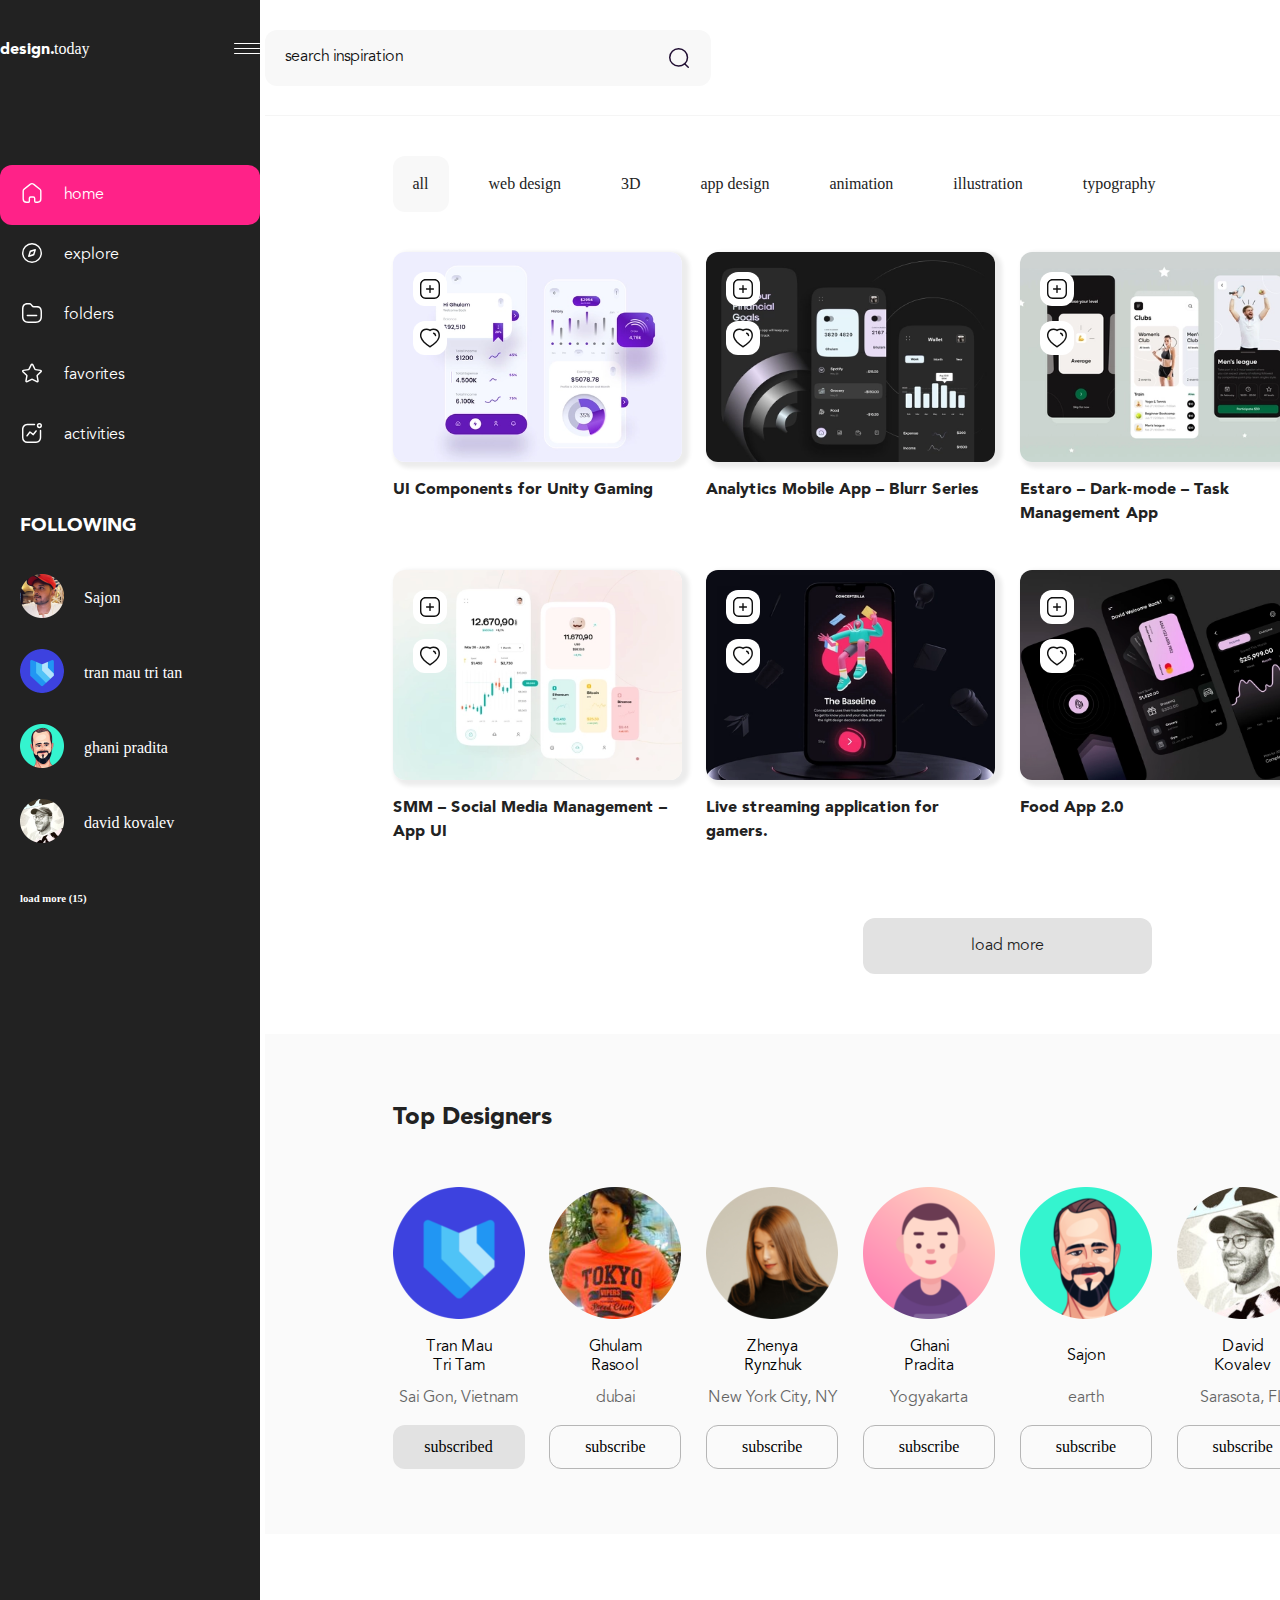
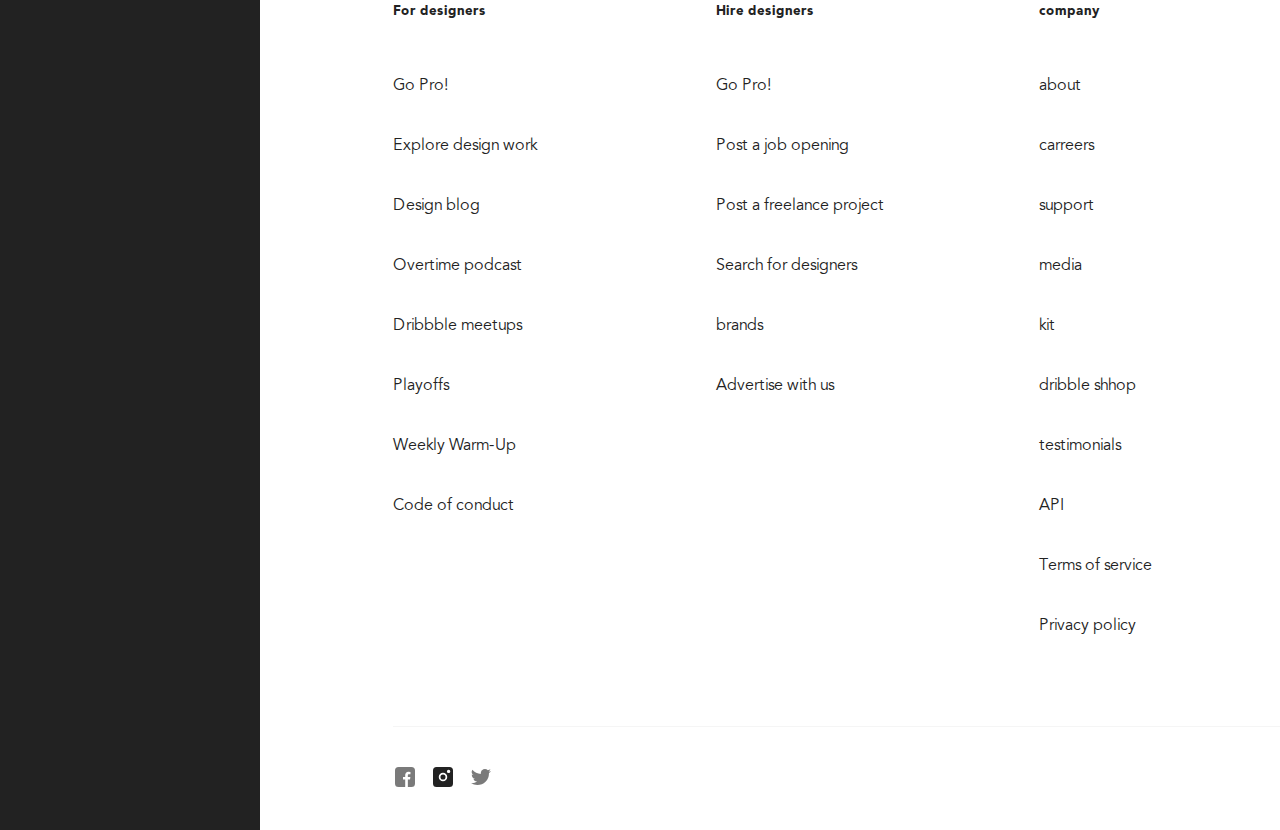
<file: index.html>
<!DOCTYPE html>
<html>

<head>
    <meta charset="utf-8">

<meta http-equiv="X-UA-Compatible" content="IE=edge"> 
<meta name="viewport" content="width=device-width, initial-scale=1.0">
<meta name="description" content="top designers' platform">
  <meta name="keywords" content="designers, illustrators, artists, UI/UX designs">
<meta property="og:url"                content="https://dogvillecitizen.github.io/shualeduri/" />
<meta property="og:type"               content="article" />
<meta property="og:title"              content="UI Components for Unity Gaming" />
<meta property="og:description"        content="no description" />
<meta property="og:image"              content="images/3.png" />


    <meta name="viewport" content="width=device-width, initial-scale=1">
    <link rel="stylesheet" type="text/css" href="Styles/style.css" />
    <link rel="stylesheet" href="Styles/fonts.css">
    <title></title>
</head>

<body>
    <div class="wrapper">
        <div class="sidebar">
            <div class="center-container">

                <div class="logo-menu">
                    <div >
                        <p>
                            <span>design.</span>today
                        </p>
                    </div>
                    <div class="burger">
                        <img src="images/icons/burger-menu.svg" alt="logo">
                    </div>
                </div>

                <div class="list" >
                    <ul>
                        <li class="home">
                            <div> <img src="images/icons/home.svg" alt="home-icon"> </div>
                            <a href="#">home</a>
                        </li>
                        <li>
                            <div> <img src="images/icons/safari.svg" alt="search-icon"></div>
                            <a href="#">explore</a>
                        </li>
                        <li>
                            <div> <img src="images/icons/folder.svg" alt="folder-icon"></div>
                            <a href="#">folders</a>
                        </li>
                        <li>
                            <div> <img src="images/icons/star.svg" alt="favorites-icon"></div>
                            <a href="#">favorites</a>
                        </li>
                        <li>
                            <div> <img src="images/icons/messenger.svg" alt="activities-icon"></div>
                            <a href="#">activities</a>
                        </li>

                    </ul>

                </div>
                <div class="followers">
                    <h3>
                        following
                    </h3>
                    <div class="follower">
                        <div class="image-profile">
                            <img src="images/profile/Rectangle 40@2x.png" alt="profile image">
                        </div>
                        <p class="names">Sajon</p>
                    </div>
                    <div class="follower">
                        <div class="image-profile">
                            <img src="images/profile/Rectangle 41@2x.png" alt="profile image">
                        </div>
                        <p class="names">tran mau tri tan</p>
                    </div>
                    <div class="follower">
                        <div class="image-profile">
                            <img src="images/profile/Rectangle 43@2x.png" alt="profile image">
                        </div>
                        <p class="names">ghani pradita</p>
                    </div>
                    <div class="follower">
                        <div class="image-profile">
                            <img src="images/profile/Rectangle 44@2x.png" alt="profile image">
                        </div>
                        <p class="names">david kovalev</p>
                    </div>
                    <div class="follower">
                        <h6 class="names">load more (15)</h6>
                    </div>
                </div>
            </div>
        </div>

        <div class="main-content">
            <div class="right-content">
                <header>
                    <nav>
                        <div class="search">
                            <p>
                                search inspiration
                            </p>
                            <img src="images/icons/search.svg" alt="magnifier icon">

                        </div>
                        <div class="upload">
                            <p class="upload-elements gopro">go pro!</p>
                            <div class="upload-elements ">
                                <img src="images/icons/mail.svg" alt="messages icon">
                                <div class="dot"></div>
                            </div>
                            <div class="upload-elements">
                                <div class="dot"></div>
                                <img src="images/icons/bell.svg" alt="bell icon">
                            </div>
                           <a href="profile.html"> <img class="upload-elements myprofile" src="images/profile/Group 33@2x.png"
                            alt="profile image"></a>
                            <button class="upload-elements upload-button">
                                <p>UPLOAD</p>
                            </button>

                        </div>
                    </nav>
                </header>
                <div class="gallery">
                    <div class="gallery-header">
                        <div>
                            <ul>
                                <div class="categories all">
                                    <li>
                                        <a href="#">
                                            all
                                        </a>
                                    </li>
                                </div>
                                <div class="categories">
                                    <li>
                                        <a href="#">
                                            web design
                                        </a>
                                    </li>
                                </div>
                                <div class="categories">
                                    <li>
                                        <a href="#">
                                            3D
                                        </a>
                                    </li>
                                </div>
                                <div class="categories">
                                    <li>
                                        <a href="#">
                                            app design
                                        </a>
                                    </li>
                                </div>
                                <div class="categories">
                                    <li>
                                        <a href="#">
                                            animation
                                        </a>
                                    </li>
                                </div>
                                <div class="categories">
                                    <li>
                                        <a href="#">
                                            illustration
                                        </a>
                                    </li>
                                </div>
                                <div class="categories">
                                    <li>
                                        <a href="#">
                                            typography
                                        </a>
                                    </li>
                                </div>
                            </ul>

                        </div>

                        <div class="filter">

                            <div class="filter-icon">
                                <img src="images/icons/filter.svg" alt="filter icon">
                            </div>
                            <a href="#">
                                filters
                            </a>

                        </div>

                    </div>
                    <!-- here starts gallery content-->
                    <div class="gallery-content">
                        <div class="top">
                            <div class="item">
                                <div class="image-wrapper">
                                    <img src="images/1.png" alt="item image">
                                    <div class="reacts" >
                                        <div class="react">
                                            <img src="images/icons/plus.svg" alt="plus icon">
                                        </div>
                                        <div class="react">
                                            <img src="images/icons/heart.svg" alt="heart icon">
                                        </div>
                                    </div>
                                   
                                </div>
                                <div class="item-title">
                                    <h4 >
                                        UI Components for Unity Gaming
                                    </h4>
                                </div>                           
                            </div>
    
                            <div class="item">
                                <div class="image-wrapper">
                                    <img src="images/2.png" alt="item image">
                                    <div class="reacts">
                                        <div class="react">
                                            <img src="images/icons/plus.svg" alt="plus icon">
                                        </div>
                                        <div class="react">
                                            <img src="images/icons/heart.svg" alt="heart icon">
                                        </div>
                                    </div>
                                   
                                </div>
                                <div class="item-title">
                                    <h4>
                                        Analytics Mobile App – Blurr Series  
                                    </h4>
                                </div>
                               
                            </div>
    
                            <div class="item">
                                <div class="image-wrapper">
                                    <img src="images/3.png" alt="item image">
                                    <div class="reacts">
                                        <div class="react">
                                            <img src="images/icons/plus.svg" alt="plus icon">
                                        </div>
                                        <div class="react">
                                            <img src="images/icons/heart.svg" alt="heart icon">
                                        </div>
                                    </div>
                                   
                                </div>
                                <div class="item-title">
                                    <h4>
                                        Estaro – Dark-mode – Task Management App   
                                    </h4>
                                </div>
                               
                            </div>
    
                            <div class="item">
                                <div class="image-wrapper">
                                    <img src="images/4.png" alt="item image">
                                    <div class="reacts">
                                        <div class="react">
                                            <img src="images/icons/plus.svg" alt="plus icon">
                                        </div>
                                        <div class="react">
                                            <img src="images/icons/heart.svg" alt="heart icon">
                                        </div>
                                    </div>
                                   
                                </div>
                                <div class="item-title">
                                    <h4>
                                        Live streaming application for gamers.   
                                    </h4>
                                </div>
                               
                            </div>
                        </div>

                        <div class="bottom">
                            <div class="item">
                                <div class="image-wrapper">
                                    <img src="images/5.png" alt="item image">
                                    <div class="reacts">
                                        <div class="react">
                                            <img src="images/icons/plus.svg" alt="plus icon">
                                        </div>
                                        <div class="react">
                                            <img src="images/icons/heart.svg" alt="heart icon">
                                        </div>
                                    </div>
                                   
                                </div>
                                <div class="item-title">
                                    <h4>
                                        SMM – Social Media Management – App UI
                                    </h4>
                                </div>
                               
                            </div>
    
                            <div class="item">
                                <div class="image-wrapper">
                                    <img src="images/6.png" alt="item image">
                                    <div class="reacts">
                                        <div class="react">
                                            <img src="images/icons/plus.svg" alt="plus icon">
                                        </div>
                                        <div class="react">
                                            <img src="images/icons/heart.svg" alt="heart icon">
                                        </div>
                                    </div>
                                   
                                </div>
                                <div class="item-title">
                                    <h4>
                                        Live streaming application for gamers.  
                                    </h4>
                                </div>
                               
                            </div>
    
                            <div class="item">
                                <div class="image-wrapper">
                                    <img src="images/7.png" alt="item image">
                                    <div class="reacts">
                                        <div class="react">
                                            <img src="images/icons/plus.svg" alt="plus icon">
                                        </div>
                                        <div class="react">
                                            <img src="images/icons/heart.svg" alt="heart icon">
                                        </div>
                                    </div>
                                   
                                </div>
                                <div class="item-title">
                                    <h4>
                                        Food App 2.0    
                                    </h4>
                                </div>
                               
                            </div>
    
                            <div class="item">
                                <div class="image-wrapper">
                                    <img src="images/8.png" alt="item image">
                                    <div class="reacts">
                                        <div class="react">
                                            <img src="images/icons/plus.svg" alt="plus icon">
                                        </div>
                                        <div class="react">
                                            <img src="images/icons/heart.svg" alt="heart icon">
                                        </div>
                                    </div>
                                   
                                </div>
                                <div class="item-title">
                                    <h4>
                                        Live streaming application for gamers.   
                                    </h4>
                                </div>
                               
                            </div>
    
                        </div>
                        <div class="load-more">
                            <p>load more</p>
                        </div>

                    </div>
                    <div class="top-designers">
                        <div class="designers-wrapper">
                            <div class="section-title">
                                <h2>
                                    Top Designers
                                </h2>
                                <p>view all</p>
                            </div>
                            <div class="designers">
                                <div class="designer">
                                    <div class="profile-pic">
                                        <img src="images/profile/p1.png" alt="profile picture">
                                    </div>
                                    <div class="name">
                                        <p>
                                            Tran Mau Tri Tam
                                        </p>
                                    </div>
                                    <div class="location">
                                        <p>
                                            Sai Gon, Vietnam
                                        </p>
                                    </div>
                                    <div class="sub-button">
                                        <p>subscribed</p>
                                    </div>
                                </div>

                                <div class="designer">
                                    <div class="profile-pic">
                                        <img src="images/profile/p2.png" alt="profile picture">
                                    </div>
                                    <div class="name">
                                        <p>
                                            Ghulam Rasool
                                        </p>
                                    </div>
                                    <div class="location">
                                        <p>
                                            dubai
                                        </p>
                                    </div>
                                    <div class="sub-button1">
                                        <p>subscribe</p>
                                    </div>
                                </div>

                                <div class="designer">
                                    <div class="profile-pic">
                                        <img src="images/profile/p3.png" alt="profile picture">
                                    </div>
                                    <div class="name">
                                        <p>
                                            Zhenya Rynzhuk
                                        </p>
                                    </div>
                                    <div class="location">
                                        <p>
                                            New York City, NY
                                        </p>
                                    </div>
                                    <div class="sub-button1">
                                        <p>subscribe</p>
                                    </div>
                                </div>

                                <div class="designer">
                                    <div class="profile-pic">
                                        <img src="images/profile/p4.png" alt="profile picture">
                                    </div>
                                    <div class="name">
                                        <p>
                                            Ghani Pradita
                                        </p>
                                    </div>
                                    <div class="location">
                                        <p>
                                            Yogyakarta
                                        </p>
                                    </div>
                                    <div class="sub-button1">
                                        <p>subscribe</p>
                                    </div>
                                </div>

                                <div class="designer">
                                    <div class="profile-pic">
                                        <img src="images/profile/p5.png" alt="profile picture">
                                    </div>
                                    <div class="name">
                                        <p>
                                            Sajon
                                        </p>
                                    </div>
                                    <div class="location">
                                        <p>
                                            earth
                                        </p>
                                    </div>
                                    <div class="sub-button1">
                                        <p>subscribe</p>
                                    </div>
                                </div>

                                <div class="designer">
                                    <div class="profile-pic">
                                        <img src="images/profile/p6.png" alt="profile picture">
                                    </div>
                                    <div class="name">
                                        <p>
                                            David Kovalev
                                        </p>
                                    </div>
                                    <div class="location">
                                        <p>
                                            Sarasota, FL
                                        </p>
                                    </div>
                                    <div class="sub-button1">
                                        <p>subscribe</p>
                                    </div>
                                </div>

                                <div class="designer">
                                    <div class="profile-pic">
                                        <img src="images/profile/p7.png" alt="profile picture">
                                    </div>
                                    <div class="name">
                                        <p>
                                            Ryan Putnam
                                        </p>
                                    </div>
                                    <div class="location">
                                        <p>
                                            Omsk, Russia
                                        </p>
                                    </div>
                                    <div class="sub-button">
                                        <p>subscribed</p>
                                    </div>
                                </div>

                                <div class="designer">
                                    <div class="profile-pic">
                                        <img src="images/profile/p8.png" alt="profile picture">
                                    </div>
                                    <div class="name">
                                        <p>
                                            Dmitry Lauretsky
                                        </p>
                                    </div>
                                    <div class="location">
                                        <p>
                                            Colorado Springs
                                        </p>
                                    </div>
                                    <div class="sub-button1">
                                        <p>subscribe</p>
                                    </div>
                                </div>

                            </div>
                        </div>

                    </div>
                    <footer>
                        <div class="footer-links">
                            <div class="footer-wrapper"  >
                                <div class="for-designers" >
                                    <h5>
                                        For designers
                                    </h5>
                                    <ul class="bottom-links">
                                        <li><a href="#"> Go Pro!</a></li>
                                        <li><a href="#">Explore design work </a></li>
                                        <li><a href="#"> Design blog</a></li>
                                        <li><a href="#"> Overtime podcast </a></li>
                                        <li><a href="#">  Dribbble meetups</a></li>
                                        <li><a href="#">Playoffs </a></li>
                                        <li><a href="#"> Weekly Warm-Up</a></li>
                                        <li><a href="#">Code of conduct </a></li>                                      
                                    </ul>
                                </div>
    
                                <div class="for-designers">
                                    <h5>
                                        Hire designers
                                    </h5>
                                    <ul class="bottom-links" >
                                        <li><a href="#"> Go Pro!</a></li>                             
                                        <li><a href="#"> Post a job opening</a></li>
                                        <li><a href="#"> Post a freelance project </a></li>
                                        <li><a href="#">  Search for designers</a></li>
                                        <li><a href="#">brands </a></li>
                                        <li><a href="#"> Advertise with us</a></li>                                                                           
                                    </ul>
                                </div>
                               
   
                                <div class="for-designers">
                                    <h5>
                                        company
                                    </h5>
                                    <ul  class="bottom-links">
                                        <li><a href="#">about</a></li>
                                        <li><a href="#">carreers </a></li>
                                        <li><a href="#"> support</a></li>
                                        <li><a href="#"> media </a></li>
                                        <li><a href="#"> kit</a></li>
                                        <li><a href="#">dribble shhop </a></li>
                                        <li><a href="#">testimonials</a></li>
                                        <li><a href="#">API </a></li>  
                                        <li><a href="#">Terms of service </a></li>  
                                        <li><a href="#"> Privacy policy </a></li>  
    
                                    </ul>

                                   
    
                                </div>
                               
    
                                <div class="for-designers">
                                    <h5>
                                        Directories
                                    </h5>
                                    <ul  class="bottom-links">
                                        <li><a href="#"> top designers</a></li>
                                        <li><a href="#">top design teams </a></li>
                                        <li><a href="#"> design jobs</a></li>
                                        <li><a href="#"> tags </a></li>
                                        <li><a href="#">  places</a></li>
                                        <li><a href="#">design assets </a></li>
                                        <li><a href="#"> Shop Creative Market</a></li>                            
                                    </ul>
                                </div>
                           
                            </div>
                            <div class="copyright" >
                                <div class="madeby">
                                    <div class="socmedia">
                                        <img src="images/icons/facebook.svg" alt="facebook icon">
                                        <img src="images/icons/instagram.svg" alt="instagram icon">
                                        <img src="images/icons/twitter.svg" alt="twitter icon">
                                    </div>
                                    <div class="foracademy">
                                        <p>for<span>smartacademy</span></p>
                                    </div>
                                </div>
                            </div>
                           
                           
                           
                        </div>
                        

                        

                    </footer>
               
                </div>
                

            </div>

        </div>

    </div>

</body>

</html>
</file>
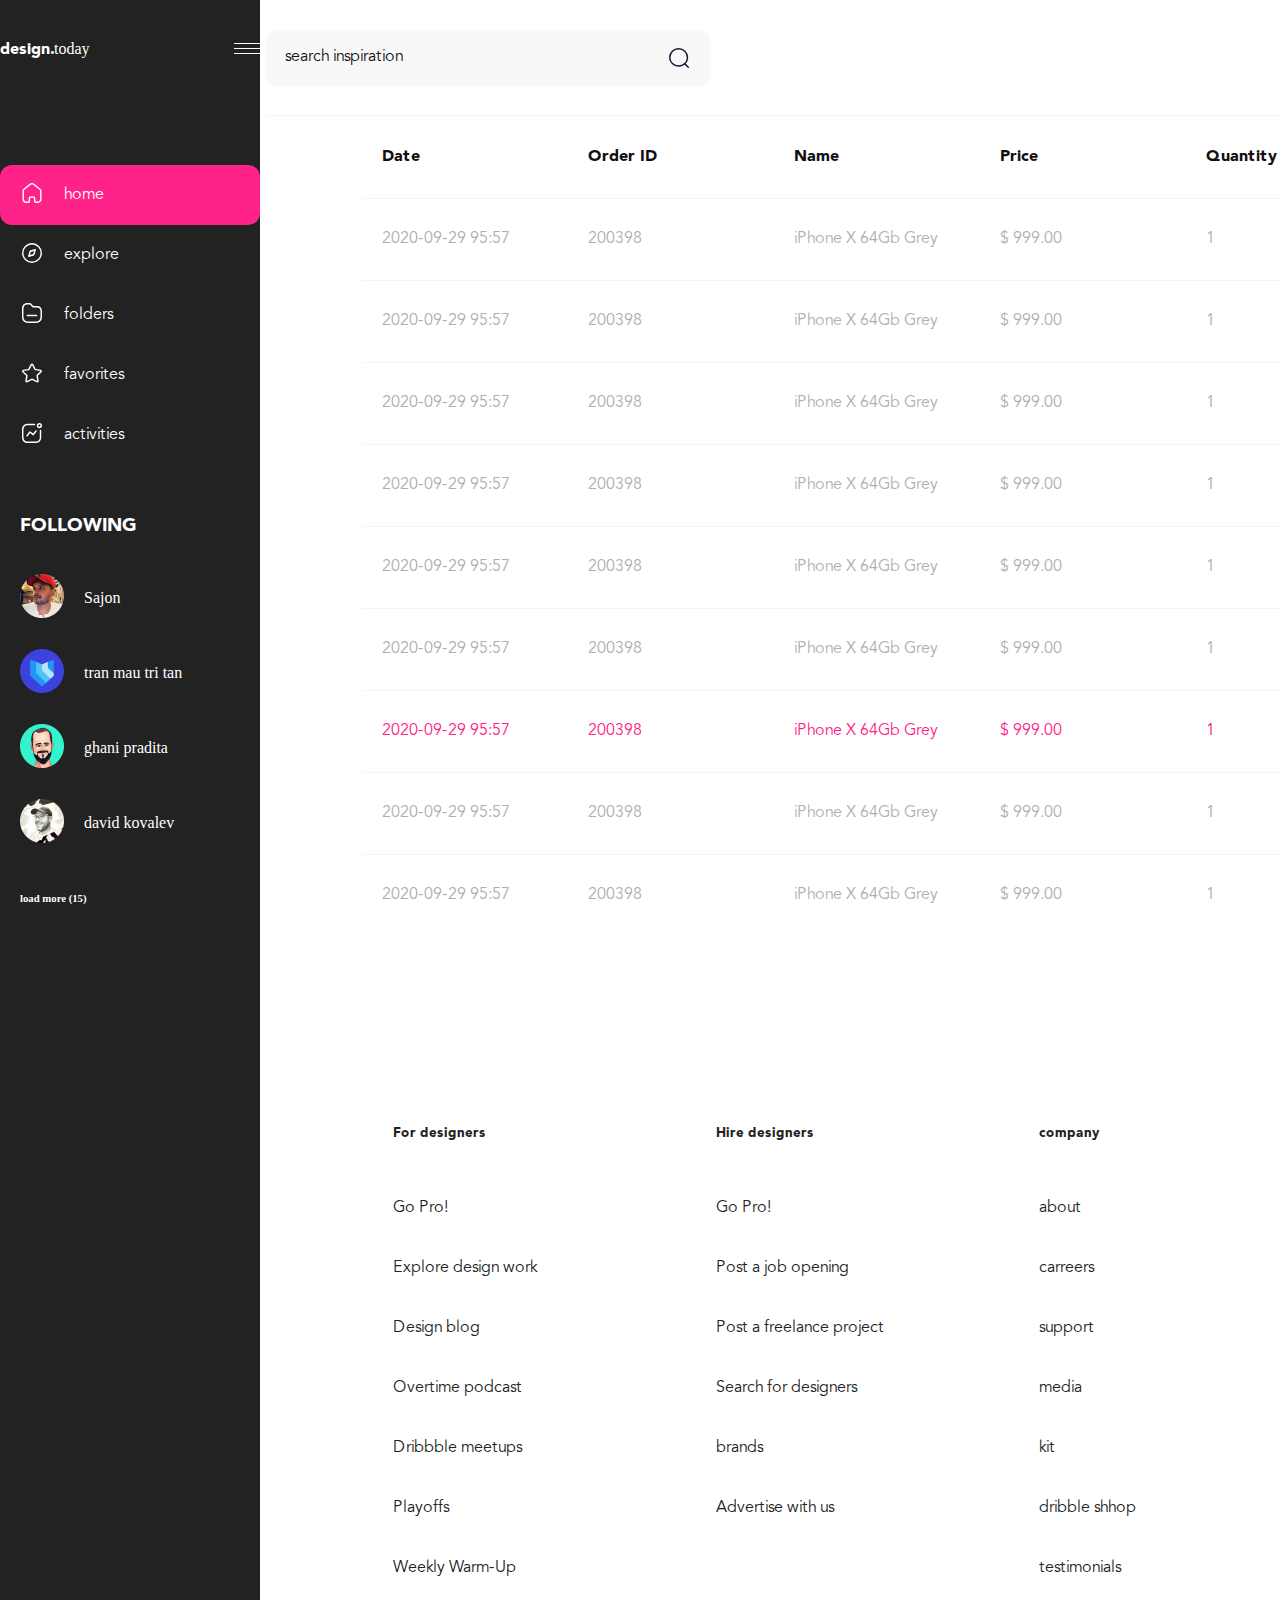
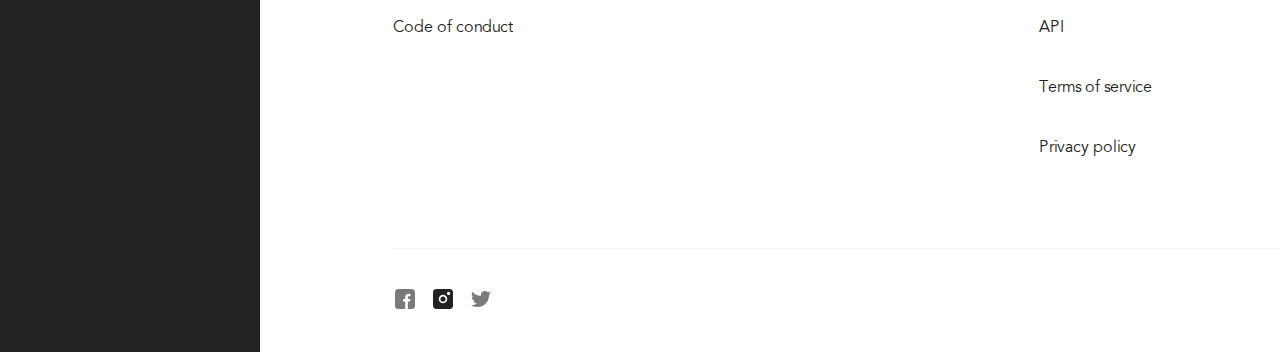
<file: profile.html>
<!DOCTYPE html>
<html>

<head>
    <meta charset="utf-8">
    <meta name="viewport" content="width=device-width, initial-scale=1">
    <link rel="stylesheet" type="text/css" href="Styles/style.css" />
    <link rel="stylesheet" href="Styles/fonts.css">
    <title></title>
</head>

<body>
    <div class="wrapper">
        <div class="sidebar">
            <div class="center-container">

                <div class="logo-menu">
                    <div >
                        <p>
                            <span>design.</span>today
                        </p>
                    </div>
                    <div class="burger">
                        <img src="images/icons/burger-menu.svg" alt="logo">
                    </div>
                </div>

                <div class="list">
                    <ul>
                        <li class="home">
                            <div> <img src="images/icons/home.svg" alt="home-icon"> </div>
                            <a href="#">home</a>
                        </li>
                        <li>
                            <div> <img src="images/icons/safari.svg" alt="search-icon"></div>
                            <a href="#">explore</a>
                        </li>
                        <li>
                            <div> <img src="images/icons/folder.svg" alt="folder-icon"></div>
                            <a href="#">folders</a>
                        </li>
                        <li>
                            <div> <img src="images/icons/star.svg" alt="favorites-icon"></div>
                            <a href="#">favorites</a>
                        </li>
                        <li>
                            <div> <img src="images/icons/messenger.svg" alt="activities-icon"></div>
                            <a href="#">activities</a>
                        </li>

                    </ul>

                </div>
                <div class="followers">
                    <h3>
                        following
                    </h3>
                    <div class="follower">
                        <div class="image-profile">
                            <img src="images/profile/Rectangle 40@2x.png" alt="profile image">
                        </div>
                        <p>Sajon</p>
                    </div>
                    <div class="follower">
                        <div class="image-profile">
                            <img src="images/profile/Rectangle 41@2x.png" alt="profile image">
                        </div>
                        <p>tran mau tri tan</p>
                    </div>
                    <div class="follower">
                        <div class="image-profile">
                            <img src="images/profile/Rectangle 43@2x.png" alt="profile image">
                        </div>
                        <p>ghani pradita</p>
                    </div>
                    <div class="follower">
                        <div class="image-profile">
                            <img src="images/profile/Rectangle 44@2x.png" alt="profile image">
                        </div>
                        <p>david kovalev</p>
                    </div>
                    <div class="follower">
                        <h6>load more (15)</h6>
                    </div>
                </div>
            </div>
        </div>

        <div class="main-content">
            <div class="right-content">
                <header>
                    <nav>
                        <div class="search">
                            <p>
                                search inspiration
                            </p>
                            <img src="images/icons/search.svg" alt="magnifier icon">

                        </div>
                        <div class="upload">
                            <p class="upload-elements gopro">go pro!</p>
                            <div class="upload-elements ">
                                <img src="images/icons/mail.svg" alt="messages icon">
                                <div class="dot"></div>
                            </div>
                            <div class="upload-elements">
                                <div class="dot"></div>
                                <img src="images/icons/bell.svg" alt="bell icon">
                            </div >
                           <a href="index.html">
                            <div class="myproficon">
                                <img class="upload-elements myprofile" src="images/icons/proficon.png" alt="profile image">
                            </div> 
                           </a> 
                            <div class="upload-elements upload-button">
                                <p>UPLOAD</p>
                            </div>

                        </div>
                    </nav>
                </header>
                <div class="gallery">
                   
                    <!-- here starts gallery content-->
                    <div class="sales-section" >

                        <div class="table" > 
                            <div class="col-title">
                                <div class="table-title"><p>Date</p></div>
                                <div class="table-title"><p>Order ID</p></div>
                                <div class="table-title"><p>Name</p></div>
                               <div class="table-title"><p>Price</p></div>
                               <div class="table-title"><p>Quantity</p></div>
                               <div class="table-title"><p>total</p></div>                            
                            </div>     

                            <div class="table-content">
                                <div class="table-el element1"><p>2020-09-29 95:57</p></div>
                                <div class="table-el element2"><p>200398</p></div>
                                <div class="table-el element3"><p>iPhone X 64Gb Grey</p></div>
                                <div class="table-el element4"><p>$ 999.00</p></div>
                                <div class="table-el element5"><p>1</p></div>
                                <div class="table-el element6"><p>$ 999.00</p></div>                            
                            </div>

                            <div class="table-content">
                                <div class="table-el element1"><p>2020-09-29 95:57</p></div>
                                <div class="table-el element2"><p>200398</p></div>
                                <div class="table-el element3"><p>iPhone X 64Gb Grey</p></div>
                                <div class="table-el element4"><p>$ 999.00</p></div>
                                <div class="table-el element5"><p>1</p></div>
                                <div class="table-el element6"><p>$ 999.00</p></div>                            
                            </div>

                            <div class="table-content" >
                                <div class="table-el element1"><p>2020-09-29 95:57</p></div>
                                <div class="table-el element2"><p>200398</p></div>
                                <div class="table-el element3"><p>iPhone X 64Gb Grey</p></div>
                                <div class="table-el element4"><p>$ 999.00</p></div>
                                <div class="table-el element5"><p>1</p></div>
                                <div class="table-el element6"><p>$ 999.00</p></div>                            
                            </div>

                            <div class="table-content" >
                                <div class="table-el element1"><p>2020-09-29 95:57</p></div>
                                <div class="table-el element2"><p>200398</p></div>
                                <div class="table-el element3"><p>iPhone X 64Gb Grey</p></div>
                                <div class="table-el element4"><p>$ 999.00</p></div>
                                <div class="table-el element5"><p>1</p></div>
                                <div class="table-el element6"><p>$ 999.00</p></div>                            
                            </div>

                            <div class="table-content">
                                <div class="table-el element1"><p>2020-09-29 95:57</p></div>
                                <div class="table-el element2"><p>200398</p></div>
                                <div class="table-el element3"><p>iPhone X 64Gb Grey</p></div>
                                <div class="table-el element4"><p>$ 999.00</p></div>
                                <div class="table-el element5"><p>1</p></div>
                                <div class="table-el element6"><p>$ 999.00</p></div>                            
                            </div>

                            <div class="table-content">
                                <div class="table-el element1"><p>2020-09-29 95:57</p></div>
                                <div class="table-el element2"><p>200398</p></div>
                                <div class="table-el element3"><p>iPhone X 64Gb Grey</p></div>
                                <div class="table-el element4"><p>$ 999.00</p></div>
                                <div class="table-el element5"><p>1</p></div>
                                <div class="table-el element6"><p>$ 999.00</p></div>                            
                            </div>

                            <div class="table-content">
                                <div class="table-el element9"><p>2020-09-29 95:57</p></div>
                                <div class="table-el element9"><p>200398</p></div>
                                <div class="table-el element9"><p>iPhone X 64Gb Grey</p></div>
                                <div class="table-el element9"><p>$ 999.00</p></div>
                                <div class="table-el element9"><p>1</p></div>
                                <div class="table-el element9"><p>$ 999.00</p></div>                            
                            </div>

                            <div class="table-content">
                                <div class="table-el element1"><p>2020-09-29 95:57</p></div>
                                <div class="table-el element2"><p>200398</p></div>
                                <div class="table-el element3"><p>iPhone X 64Gb Grey</p></div>
                                <div class="table-el element4"><p>$ 999.00</p></div>
                                <div class="table-el element5"><p>1</p></div>
                                <div class="table-el element6"><p>$ 999.00</p></div>                            
                            </div>

                            <div class="table-content">
                                <div class="table-el element1"><p>2020-09-29 95:57</p></div>
                                <div class="table-el element2"><p>200398</p></div>
                                <div class="table-el element3"><p>iPhone X 64Gb Grey</p></div>
                                <div class="table-el element4"><p>$ 999.00</p></div>
                                <div class="table-el element5"><p>1</p></div>
                                <div class="table-el element6"><p>$ 999.00</p></div>                            
                            </div>





                        </div>
                    </div>


                                     
                    <footer>
                        <div class="footer-links">
                            <div class="footer-wrapper" >
                                <div class="for-designers">
                                    <h5>
                                        For designers
                                    </h5>
                                    <ul class="bottom-links">
                                        <li><a href="#"> Go Pro!</a></li>
                                        <li><a href="#">Explore design work </a></li>
                                        <li><a href="#"> Design blog</a></li>
                                        <li><a href="#"> Overtime podcast </a></li>
                                        <li><a href="#">  Dribbble meetups</a></li>
                                        <li><a href="#">Playoffs </a></li>
                                        <li><a href="#"> Weekly Warm-Up</a></li>
                                        <li><a href="#">Code of conduct </a></li>                                      
                                    </ul>
                                </div>
    
                                <div class="for-designers">
                                    <h5>
                                        Hire designers
                                    </h5>
                                    <ul class="bottom-links" >
                                        <li><a href="#"> Go Pro!</a></li>                             
                                        <li><a href="#"> Post a job opening</a></li>
                                        <li><a href="#"> Post a freelance project </a></li>
                                        <li><a href="#">  Search for designers</a></li>
                                        <li><a href="#">brands </a></li>
                                        <li><a href="#"> Advertise with us</a></li>                                                                           
                                    </ul>
                                </div>
                               
   
                                <div class="for-designers">
                                    <h5>
                                        company
                                    </h5>
                                    <ul  class="bottom-links">
                                        <li><a href="#">about</a></li>
                                        <li><a href="#">carreers </a></li>
                                        <li><a href="#"> support</a></li>
                                        <li><a href="#"> media </a></li>
                                        <li><a href="#"> kit</a></li>
                                        <li><a href="#">dribble shhop </a></li>
                                        <li><a href="#">testimonials</a></li>
                                        <li><a href="#">API </a></li>  
                                        <li><a href="#">Terms of service </a></li>  
                                        <li><a href="#"> Privacy policy </a></li>  
    
                                    </ul>

                                   
    
                                </div>
                               
    
                                <div class="for-designers">
                                    <h5>
                                        Directories
                                    </h5>
                                    <ul  class="bottom-links">
                                        <li><a href="#"> top designers</a></li>
                                        <li><a href="#">top design teams </a></li>
                                        <li><a href="#"> design jobs</a></li>
                                        <li><a href="#"> tags </a></li>
                                        <li><a href="#">  places</a></li>
                                        <li><a href="#">design assets </a></li>
                                        <li><a href="#"> Shop Creative Market</a></li>                            
                                    </ul>
                                </div>
                           
                            </div>
                            <div class="copyright" >
                                <div class="madeby">
                                    <div class="socmedia">
                                        <img src="images/icons/facebook.svg" alt="facebook icon">
                                        <img src="images/icons/instagram.svg" alt="instagram icon">
                                        <img src="images/icons/twitter.svg" alt="twitter icon">
                                    </div>
                                    <div class="foracademy">
                                        <p>for<span> smartacademy</span></p>
                                    </div>
                                </div>
                            </div>                                                     
                           
                        </div>
                        

                        

                    </footer>
               
                </div>
                

            </div>

        </div>

    </div>

</body>

</html>
</file>
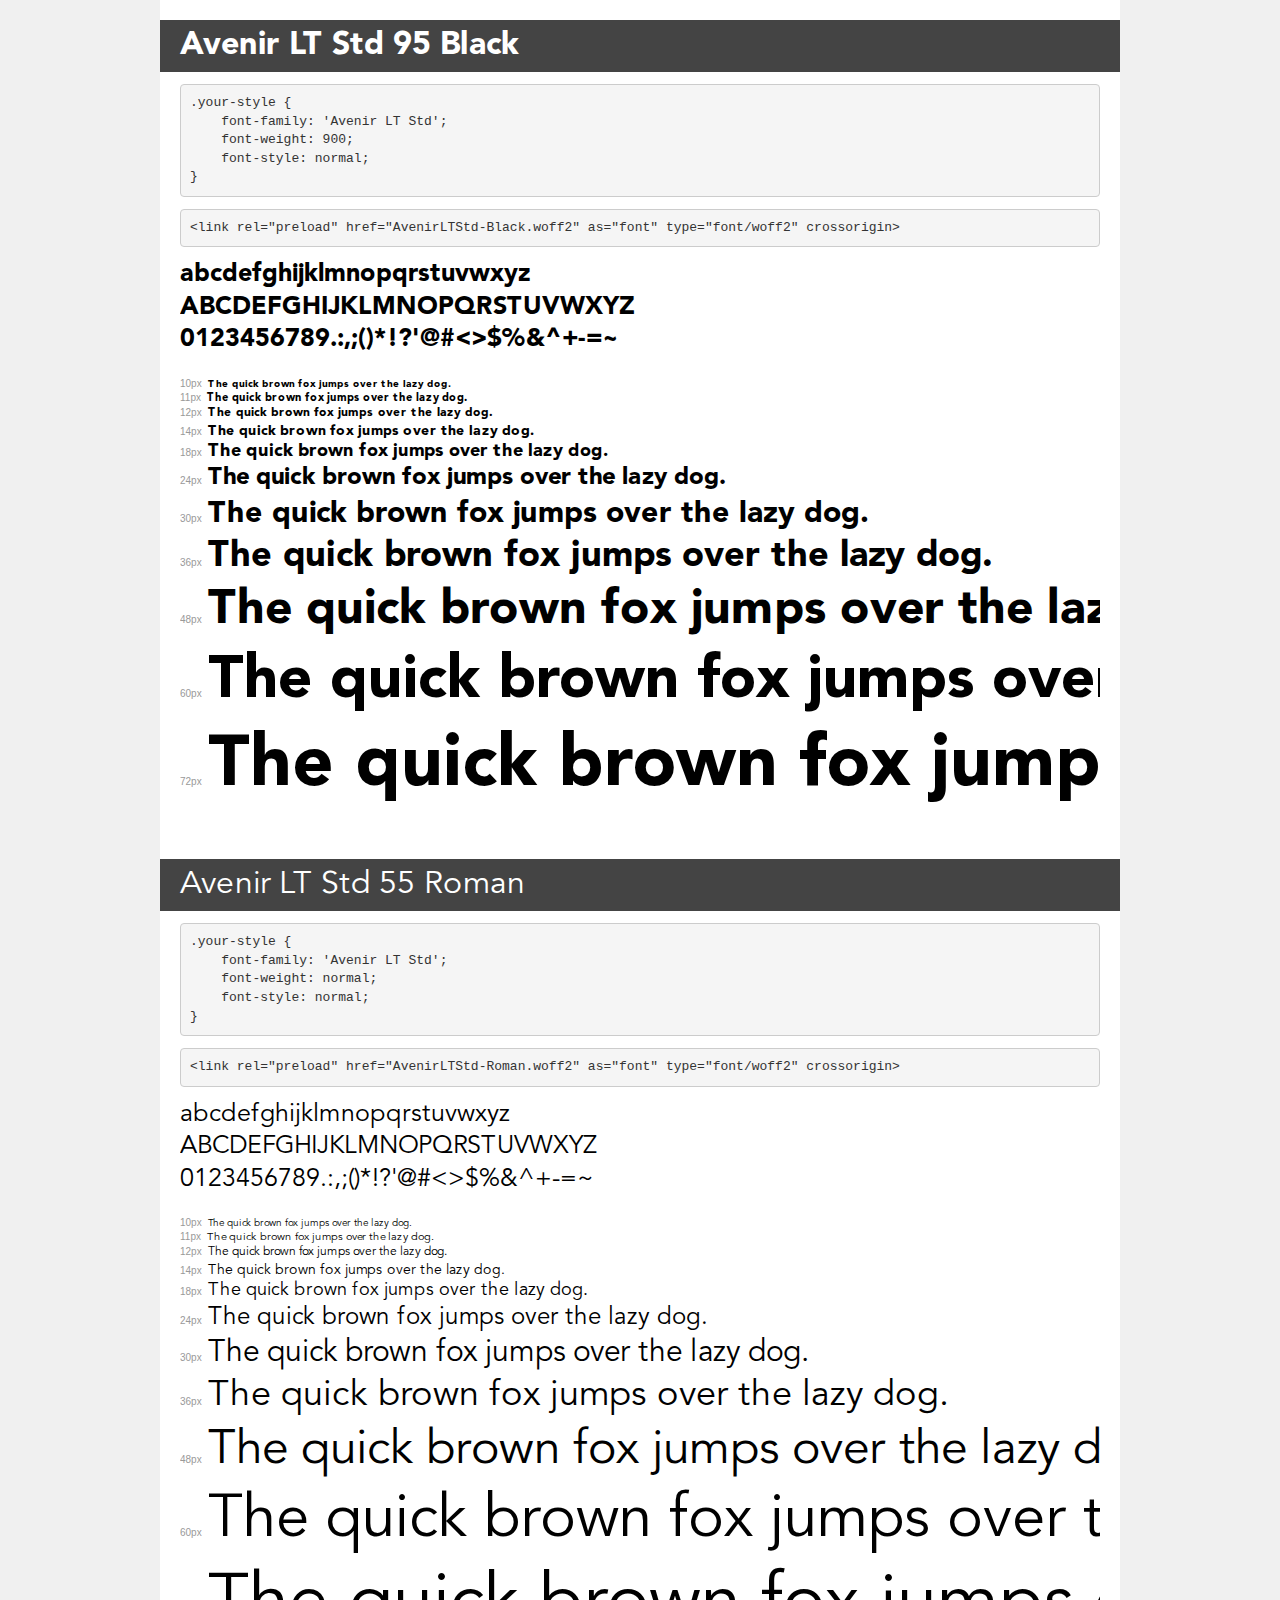
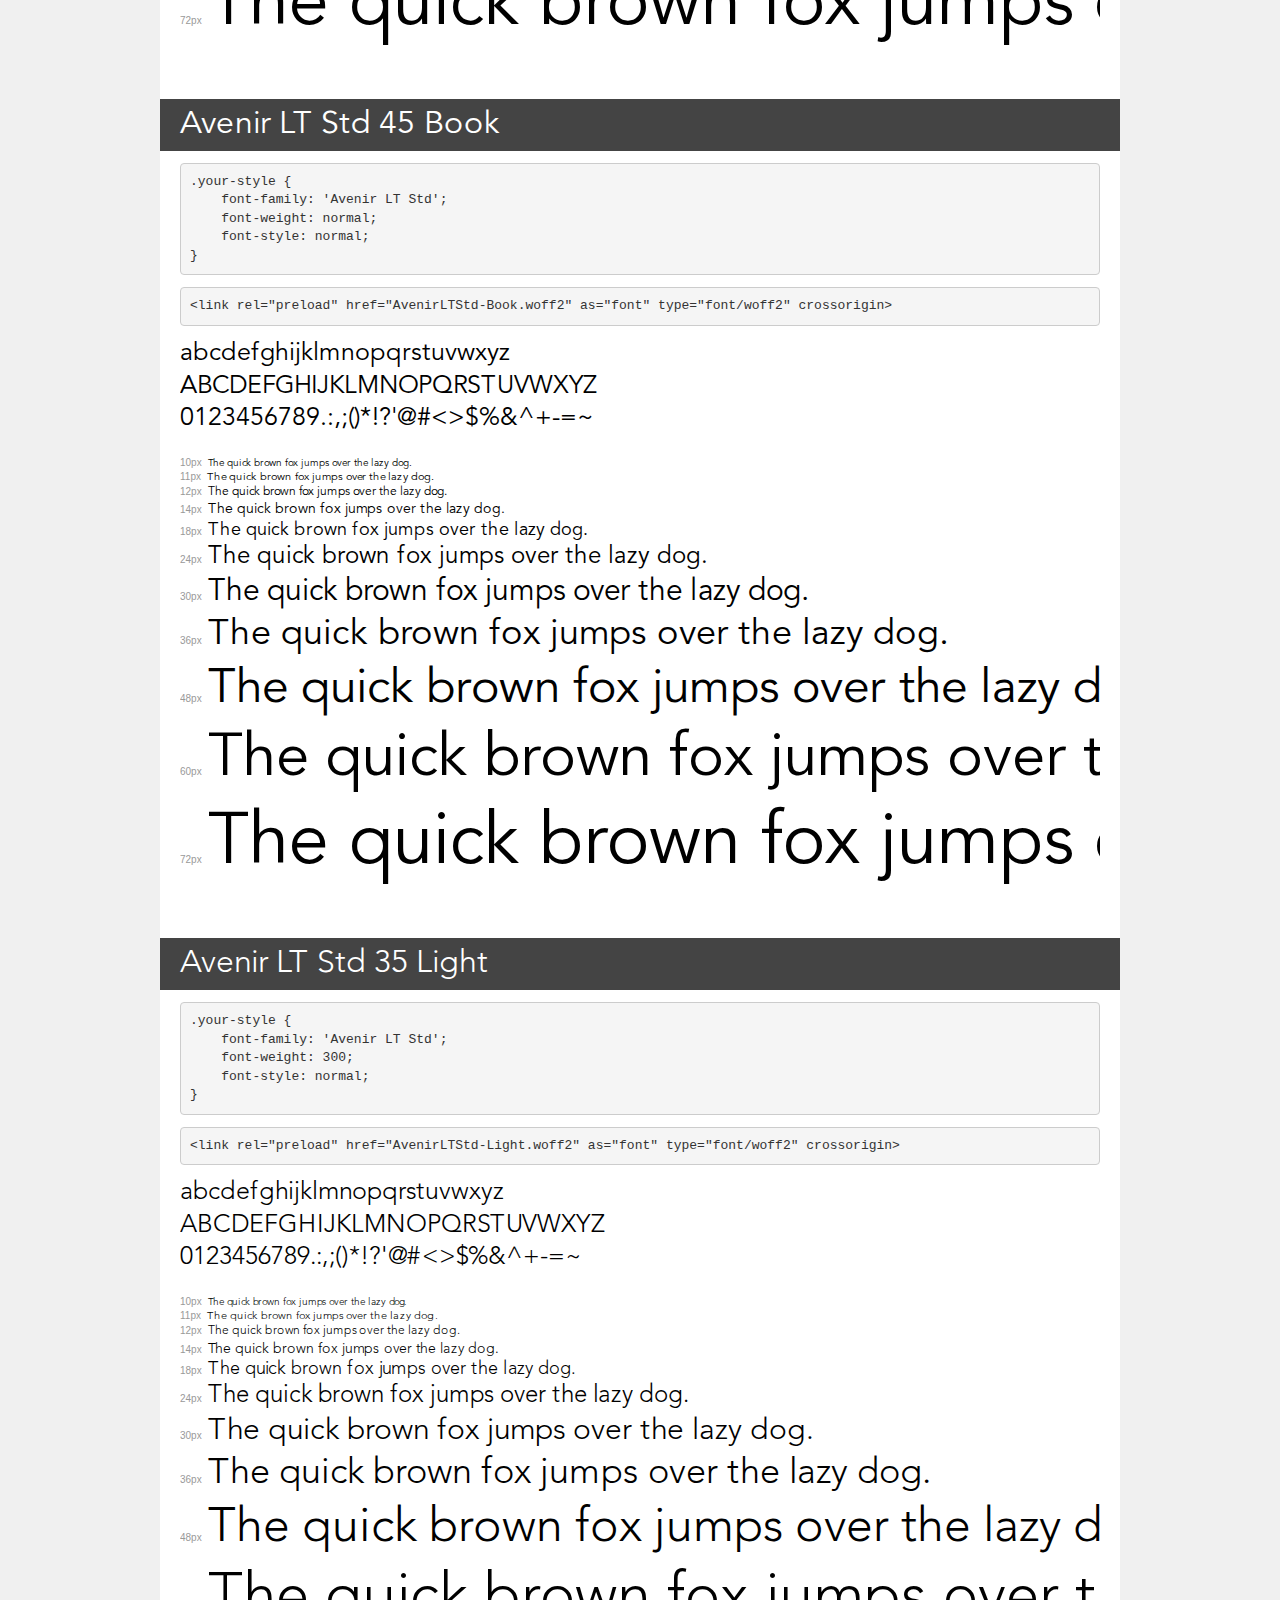
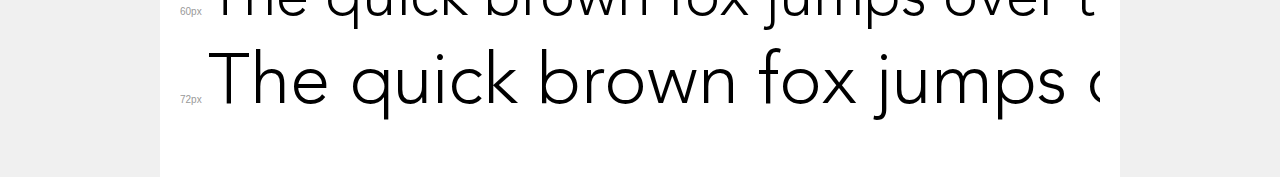
<file: fonts/demo.html>
<!DOCTYPE html>
<html lang="en">
<head>
    <meta charset="utf-8">
    <meta http-equiv="X-UA-Compatible" content="IE=edge">
    <meta name="viewport" content="width=device-width, initial-scale=1">
    <meta name="robots" content="noindex, noarchive">
    <meta name="format-detection" content="telephone=no">
    <title>Transfonter demo</title>
    <link href="stylesheet.css" rel="stylesheet">
    <style>
        /*
        http://meyerweb.com/eric/tools/css/reset/
        v2.0 | 20110126
        License: none (public domain)
        */
        html, body, div, span, applet, object, iframe,
        h1, h2, h3, h4, h5, h6, p, blockquote, pre,
        a, abbr, acronym, address, big, cite, code,
        del, dfn, em, img, ins, kbd, q, s, samp,
        small, strike, strong, sub, sup, tt, var,
        b, u, i, center,
        dl, dt, dd, ol, ul, li,
        fieldset, form, label, legend,
        table, caption, tbody, tfoot, thead, tr, th, td,
        article, aside, canvas, details, embed,
        figure, figcaption, footer, header, hgroup,
        menu, nav, output, ruby, section, summary,
        time, mark, audio, video {
            margin: 0;
            padding: 0;
            border: 0;
            font-size: 100%;
            font: inherit;
            vertical-align: baseline;
        }
        /* HTML5 display-role reset for older browsers */
        article, aside, details, figcaption, figure,
        footer, header, hgroup, menu, nav, section {
            display: block;
        }
        body {
            line-height: 1;
        }
        ol, ul {
            list-style: none;
        }
        blockquote, q {
            quotes: none;
        }
        blockquote:before, blockquote:after,
        q:before, q:after {
            content: '';
            content: none;
        }
        table {
            border-collapse: collapse;
            border-spacing: 0;
        }
        /* demo styles */
        body {
            background: #f0f0f0;
            color: #000;
        }
        .page {
            background: #fff;
            width: 920px;
            margin: 0 auto;
            padding: 20px 20px 0 20px;
            overflow: hidden;
        }
        .font-container {
            overflow-x: auto;
            overflow-y: hidden;
            margin-bottom: 40px;
            line-height: 1.3;
            white-space: nowrap;
            padding-bottom: 5px;
        }
        h1 {
            position: relative;
            background: #444;
            font-size: 32px;
            color: #fff;
            padding: 10px 20px;
            margin: 0 -20px 12px -20px;
        }
        .letters {
            font-size: 25px;
            margin-bottom: 20px;
        }
        .s10:before {
            content: '10px';
        }
        .s11:before {
            content: '11px';
        }
        .s12:before {
            content: '12px';
        }
        .s14:before {
            content: '14px';
        }
        .s18:before {
            content: '18px';
        }
        .s24:before {
            content: '24px';
        }
        .s30:before {
            content: '30px';
        }
        .s36:before {
            content: '36px';
        }
        .s48:before {
            content: '48px';
        }
        .s60:before {
            content: '60px';
        }
        .s72:before {
            content: '72px';
        }
        .s10:before, .s11:before, .s12:before, .s14:before,
        .s18:before, .s24:before, .s30:before, .s36:before,
        .s48:before, .s60:before, .s72:before {
            font-family: Arial, sans-serif;
            font-size: 10px;
            font-weight: normal;
            font-style: normal;
            color: #999;
            padding-right: 6px;
        }
        pre {
            display: block;
            padding: 9px;
            margin: 0 0 12px;
            font-family: Monaco, Menlo, Consolas, "Courier New", monospace;
            font-size: 13px;
            line-height: 1.428571429;
            color: #333;
            font-weight: normal;
            font-style: normal;
            background-color: #f5f5f5;
            border: 1px solid #ccc;
            overflow-x: auto;
            border-radius: 4px;
        }
        /* responsive */
        @media (max-width: 959px) {
            .page {
                width: auto;
                margin: 0;
            }
        }
    </style>
</head>
<body>
<div class="page">
    <div class="demo">
        <h1 style="font-family: 'Avenir LT Std'; font-weight: 900; font-style: normal;">Avenir LT Std 95 Black</h1>
        <pre title="Usage">.your-style {
    font-family: 'Avenir LT Std';
    font-weight: 900;
    font-style: normal;
}</pre>
        <pre title="Preload (optional)">
&lt;link rel=&quot;preload&quot; href=&quot;AvenirLTStd-Black.woff2&quot; as=&quot;font&quot; type=&quot;font/woff2&quot; crossorigin&gt;</pre>
        <div class="font-container" style="font-family: 'Avenir LT Std'; font-weight: 900; font-style: normal;">
            <p class="letters">
                abcdefghijklmnopqrstuvwxyz<br>
ABCDEFGHIJKLMNOPQRSTUVWXYZ<br>
                0123456789.:,;()*!?'@#&lt;&gt;$%&^+-=~
            </p>
            <p class="s10" style="font-size: 10px;">The quick brown fox jumps over the lazy dog.</p>
            <p class="s11" style="font-size: 11px;">The quick brown fox jumps over the lazy dog.</p>
            <p class="s12" style="font-size: 12px;">The quick brown fox jumps over the lazy dog.</p>
            <p class="s14" style="font-size: 14px;">The quick brown fox jumps over the lazy dog.</p>
            <p class="s18" style="font-size: 18px;">The quick brown fox jumps over the lazy dog.</p>
            <p class="s24" style="font-size: 24px;">The quick brown fox jumps over the lazy dog.</p>
            <p class="s30" style="font-size: 30px;">The quick brown fox jumps over the lazy dog.</p>
            <p class="s36" style="font-size: 36px;">The quick brown fox jumps over the lazy dog.</p>
            <p class="s48" style="font-size: 48px;">The quick brown fox jumps over the lazy dog.</p>
            <p class="s60" style="font-size: 60px;">The quick brown fox jumps over the lazy dog.</p>
            <p class="s72" style="font-size: 72px;">The quick brown fox jumps over the lazy dog.</p>
        </div>
    </div>

    <div class="demo">
        <h1 style="font-family: 'Avenir LT Std'; font-weight: normal; font-style: normal;">Avenir LT Std 55 Roman</h1>
        <pre title="Usage">.your-style {
    font-family: 'Avenir LT Std';
    font-weight: normal;
    font-style: normal;
}</pre>
        <pre title="Preload (optional)">
&lt;link rel=&quot;preload&quot; href=&quot;AvenirLTStd-Roman.woff2&quot; as=&quot;font&quot; type=&quot;font/woff2&quot; crossorigin&gt;</pre>
        <div class="font-container" style="font-family: 'Avenir LT Std'; font-weight: normal; font-style: normal;">
            <p class="letters">
                abcdefghijklmnopqrstuvwxyz<br>
ABCDEFGHIJKLMNOPQRSTUVWXYZ<br>
                0123456789.:,;()*!?'@#&lt;&gt;$%&^+-=~
            </p>
            <p class="s10" style="font-size: 10px;">The quick brown fox jumps over the lazy dog.</p>
            <p class="s11" style="font-size: 11px;">The quick brown fox jumps over the lazy dog.</p>
            <p class="s12" style="font-size: 12px;">The quick brown fox jumps over the lazy dog.</p>
            <p class="s14" style="font-size: 14px;">The quick brown fox jumps over the lazy dog.</p>
            <p class="s18" style="font-size: 18px;">The quick brown fox jumps over the lazy dog.</p>
            <p class="s24" style="font-size: 24px;">The quick brown fox jumps over the lazy dog.</p>
            <p class="s30" style="font-size: 30px;">The quick brown fox jumps over the lazy dog.</p>
            <p class="s36" style="font-size: 36px;">The quick brown fox jumps over the lazy dog.</p>
            <p class="s48" style="font-size: 48px;">The quick brown fox jumps over the lazy dog.</p>
            <p class="s60" style="font-size: 60px;">The quick brown fox jumps over the lazy dog.</p>
            <p class="s72" style="font-size: 72px;">The quick brown fox jumps over the lazy dog.</p>
        </div>
    </div>

    <div class="demo">
        <h1 style="font-family: 'Avenir LT Std'; font-weight: normal; font-style: normal;">Avenir LT Std 45 Book</h1>
        <pre title="Usage">.your-style {
    font-family: 'Avenir LT Std';
    font-weight: normal;
    font-style: normal;
}</pre>
        <pre title="Preload (optional)">
&lt;link rel=&quot;preload&quot; href=&quot;AvenirLTStd-Book.woff2&quot; as=&quot;font&quot; type=&quot;font/woff2&quot; crossorigin&gt;</pre>
        <div class="font-container" style="font-family: 'Avenir LT Std'; font-weight: normal; font-style: normal;">
            <p class="letters">
                abcdefghijklmnopqrstuvwxyz<br>
ABCDEFGHIJKLMNOPQRSTUVWXYZ<br>
                0123456789.:,;()*!?'@#&lt;&gt;$%&^+-=~
            </p>
            <p class="s10" style="font-size: 10px;">The quick brown fox jumps over the lazy dog.</p>
            <p class="s11" style="font-size: 11px;">The quick brown fox jumps over the lazy dog.</p>
            <p class="s12" style="font-size: 12px;">The quick brown fox jumps over the lazy dog.</p>
            <p class="s14" style="font-size: 14px;">The quick brown fox jumps over the lazy dog.</p>
            <p class="s18" style="font-size: 18px;">The quick brown fox jumps over the lazy dog.</p>
            <p class="s24" style="font-size: 24px;">The quick brown fox jumps over the lazy dog.</p>
            <p class="s30" style="font-size: 30px;">The quick brown fox jumps over the lazy dog.</p>
            <p class="s36" style="font-size: 36px;">The quick brown fox jumps over the lazy dog.</p>
            <p class="s48" style="font-size: 48px;">The quick brown fox jumps over the lazy dog.</p>
            <p class="s60" style="font-size: 60px;">The quick brown fox jumps over the lazy dog.</p>
            <p class="s72" style="font-size: 72px;">The quick brown fox jumps over the lazy dog.</p>
        </div>
    </div>

    <div class="demo">
        <h1 style="font-family: 'Avenir LT Std'; font-weight: 300; font-style: normal;">Avenir LT Std 35 Light</h1>
        <pre title="Usage">.your-style {
    font-family: 'Avenir LT Std';
    font-weight: 300;
    font-style: normal;
}</pre>
        <pre title="Preload (optional)">
&lt;link rel=&quot;preload&quot; href=&quot;AvenirLTStd-Light.woff2&quot; as=&quot;font&quot; type=&quot;font/woff2&quot; crossorigin&gt;</pre>
        <div class="font-container" style="font-family: 'Avenir LT Std'; font-weight: 300; font-style: normal;">
            <p class="letters">
                abcdefghijklmnopqrstuvwxyz<br>
ABCDEFGHIJKLMNOPQRSTUVWXYZ<br>
                0123456789.:,;()*!?'@#&lt;&gt;$%&^+-=~
            </p>
            <p class="s10" style="font-size: 10px;">The quick brown fox jumps over the lazy dog.</p>
            <p class="s11" style="font-size: 11px;">The quick brown fox jumps over the lazy dog.</p>
            <p class="s12" style="font-size: 12px;">The quick brown fox jumps over the lazy dog.</p>
            <p class="s14" style="font-size: 14px;">The quick brown fox jumps over the lazy dog.</p>
            <p class="s18" style="font-size: 18px;">The quick brown fox jumps over the lazy dog.</p>
            <p class="s24" style="font-size: 24px;">The quick brown fox jumps over the lazy dog.</p>
            <p class="s30" style="font-size: 30px;">The quick brown fox jumps over the lazy dog.</p>
            <p class="s36" style="font-size: 36px;">The quick brown fox jumps over the lazy dog.</p>
            <p class="s48" style="font-size: 48px;">The quick brown fox jumps over the lazy dog.</p>
            <p class="s60" style="font-size: 60px;">The quick brown fox jumps over the lazy dog.</p>
            <p class="s72" style="font-size: 72px;">The quick brown fox jumps over the lazy dog.</p>
        </div>
    </div>

</div>
</body>
</html>
</file>
<file: Styles/style.css>
* {
  margin: 0;
  padding: 0;
  box-sizing: border-box;
}
.wrapper {
  display: flex;
  flex-direction: row;
  max-width: 1920px;
  width: 100%;
}

.sidebar {
  width: 340px;
  background-color: #222222;
}

.center-container {
  margin: 40px auto;
  width: 260px;
  display: flex;
  flex-direction: column;
}
.logo-menu {
  display: flex;
  justify-content: space-between;
  margin-bottom: 105px;
  width: 260px;
}
.logo-menu p {
  color: white;
}
ul li {
  display: flex;
  align-items: center;
  width: 260px;
  height: 60px;
  border-radius: 12px;
  text-decoration: none;
}

.home {
  background-color: #ff2288;
}
ul a {
  text-decoration: none;
  color: rgb(255, 255, 255);
  margin-left: 20px;
  font-family: "Avenir LT Std";
}

.sub-button p{
    font-family: 'AvenirLTStd-Roman';

}
.followers {
  display: flex;
  flex-direction: column;
  flex-wrap: wrap;
}


.list {
  margin-bottom: 50px;
}
ul li:hover{
    background-color: #ff2288;
}
.list img {
  margin-left: 20px;
  width: 24px;
  height: 24px;
}

.main-content {
  display: flex;
  flex-direction: column;
  width: 1500px;
  margin-left: 5px;
}
h3 {
  margin-bottom: 30px;
  color: white;
  size: 12px;
  font-family: "AvenirLTStd-Roman";
  text-transform: uppercase;
  margin-left: 20px;
}
.follower {
  display: flex;
  width: 260px;
  height: 60px;
  margin-bottom: 15px;
  justify-content: flex-start;
  align-items: center;
  border-radius: 12px;
}
.follower:hover{
    background-color: #ff2288;
}
.follower p{
    size: 16px;
    font-family: 'Avenir LT Std';
}
.followers p {
  size: 16px;
  font-family: 'AvenirLTStd-Roman';
  margin-left: 20px;
  color: white;
}
span {
  size: 24px;
  font-family: "AvenirLTStd-Roman";
  font-weight: bold;
}


h4 {
  font-family: 'Avenir LT Std';
}
h3 {
    font-family: 'Avenir LT Std';
}
.name p{
   font-family: 'AvenirLTStd-Roman';

}
.image-profile img {
  margin-left: 20px;
  width: 44px;
  height: 44px;
}
h6 {
  size: 14px;
  color: white;
  margin-left: 20px;
  font-family: 'venir LT Std';

}
nav {
  height: 116px;
  width: 1485px;
  border-bottom-style: groove;
  border-bottom: 1px solid rgba(226, 226, 226, 0.353);
  display: flex;
  justify-content: space-between;
  align-items: center;
  background-color: white;
}
.search {
  display: flex;
  justify-content: space-between;
  align-items: center;
  width: 446px;
  height: 56px;
  background-color: #f8f8f8;
  border-radius: 12px;
  padding: 0px 20px;
}
.search p {
  font-family: "Avenir LT Std";
  size: 14px;
  color: #111111;
}
.search img {
  width: 24px;
  height: 24px;
}
.upload {
  height: 56px;
  display: flex;
  justify-content: space-between;
  align-items: center;
}
.myprofile {
  width: 56px;
  height: 56px;
}
button:focus{
    outline: none;
}

.upload-button {
  width: 129px;
  height: 56px;
  background-color: #ff2288;
  border-radius: 12px;
  display: flex;
  align-items: center;
  justify-content: center;
  border: none;
}
.upload-button p {
  color: white;
  font-family: 'Avenir LT Std';
  size: 14px;
  text-transform: uppercase;

}
.upload-elements {
  margin: 0px 10px;
  position: relative;
}

.gopro {
  size: 14px;
  color: #ff2288;
  text-transform: uppercase;
  font-family: "Avenir LT Std";
  font-weight: bold;
}

.dot {
  border-radius: 50%;
  height: 12px;
  width: 12px;
  background-color: #ff2288;
  border-style: groove;
  border: 2px solid #f8f8f8;
  position: absolute;
  top: 0px;
  right: 0px;
}
.right-content {
  display: flex;
  flex-direction: column;
  margin: 0 auto;
}

.gallery-header {
  width: 1230px;
  height: 56px;
  margin: 40px auto;
  display: flex;
  justify-content: space-between;
}
.gallery-header ul {
  display: flex;
  justify-content: space-between;
}

.categories a {
  display: flex;
  size: 16px;
  font-family: "Avenir LT Std";
  color: #222222;
  text-decoration: none;
  justify-content: center;
  margin: 16px 20px;
  font-family: "AvenirLTStd-Book";
}
.all {
  background-color: #f8f8f8;
  border-radius: 12px;
}
.categories li {
  display: flex;
  height: 56px;
  align-items: center;
  width: auto;
  border-radius: 12px;
}
.categories li:hover{
    background-color: #f1f1f1;
}
.categories {
  margin-right: 20px;
}
.filter-icon {
  align-items: center;
  width: 24px;
  height: 24px;
  justify-content: flex-end;
  margin-right: 20px;
}

.filter {
  border-style: groove;
  border: solid 1px #e2e2e2;
  padding: 0px 20px;
  border-radius: 12px;
  display: flex;
  align-items: center;
}
.filter a {
  size: 16px;
  font-family: "Avenir LT Std";
  color: black;
  text-decoration: none;
}
/*here starts gallery content*/
.gallery-content {
  margin: 0 auto;
  width: 1230px;
  display: flex;
  flex-direction: column;
}

.item {
  width: 289px;
  height: 278px;
  margin-bottom: 40px;
}
.bottom {
  width: 1230px;
  display: flex;
  flex-wrap: wrap;
  justify-content: space-between;
}
.top {
  width: 1230px;
  display: flex;
  flex-wrap: wrap;
  justify-content: space-between;
}
h4 {
  size: 18px;
  font-family: "Avenir LT Std";
  color: #222222;
  line-height: 24px;
  margin-left: 0px;
}

.image-wrapper {
  width: 289px;
  height: 210px;
  position: relative;
  display: flex;
  flex-direction: column;
  margin-bottom: 16px;
  border-radius: 12px;
  box-shadow: 4px 3px 4px 3px #ececec;
}
.image-wrapper img {
  width: 289px;
  height: 210px;
  border-radius: 12px;
}
.foracademy p, span{
    font-family: 'Avenir LT Std';

}
.foracademy span {
    font-weight: bold;

}
.react {
  width: 34px;
  height: 34px;
  background-color: white;
  display: flex;
  border-radius: 12px;
  padding: 5px;
  margin-bottom: 15px;
}
.reacts {
    position: absolute;
    top: 20px;
    left: 20px;
    width: 34px;
    display: flex;
    flex-wrap: wrap;

}
/* .reacts:hover {
    position: absolute;
    top: 20px;
    left: 20px;
    width: 34px;
    display: flex;
    flex-wrap: wrap;
} */
.bottom-links li:hover{
    font-weight: bold;
    background-color: white;
}
.react img {
  display: flex;
  width: 24px;
  height: 24px;
}

.load-more {
  width: 289px;
  height: 56px;
  background-color: #e2e2e2;
  border-radius: 12px;
  margin: 30px auto;
  display: flex;
  justify-content: center;
  align-items: center;
}
.load-more p {
  size: 16px;
  font-family: "Avenir LT Std";
  color: #222222;
}

.top-designers {
  max-width: 1600px;
  width: 100%;
  background-color: #fafafa;
  height: 500px;
  margin-top: 30px;
}
.designers-wrapper {
  max-width: 1230px;
  margin: auto;
  padding-top: 70px;
}
.section-title h2 {
  size: 32px;
  font-family: "Avenir LT Std";
  font-weight: bold;
  color: #222222;
}
.section-title p {
  size: 14px;
  font-family: "Avenir LT Std";
  color: #222222;
  text-transform: uppercase;
  opacity: 0.5;
}

.section-title {
  align-items: center;
  display: flex;
  justify-content: space-between;
  margin-bottom: 54px;
}
.designers {
  max-width: 1230px;
  width: 100%;
  display: flex;
  flex-direction: row;
  flex-wrap: wrap;
  justify-content: space-between;
}
.designer {
  width: 132px;
  display: flex;
  flex-direction: column;
  justify-content: center;
  align-items: center;
}
.profile-pic {
  width: 132px;
  display: flex;
  height: 132px;
  margin-bottom: 15px;

  flex-wrap: wrap;
}
.profile-pic img {
  width: 132px;
  height: 132px;
}

.name {
  flex-wrap: wrap;
  display: flex;
  justify-content: center;
  text-align: center;
  align-items: center;
  width: 70px;
  height: 45px;
}
.name p {
  display: flex;
  font-family: 'Avenir LT Std';
  justify-content: center;
    size: 16px;
}
.location {
  flex-wrap: wrap;
  margin-top: 10px;
  margin-bottom: 17px;
  justify-content: center;
  align-items: center;
}

.location p {
  size: 12px;
  font-family: 'Avenir LT Std';
  opacity: 0.6;
}
.sub-button {
  width: 132px;
  height: 44px;
  display: flex;
  justify-content: center;
  background-color: #e2e2e2;
  align-items: center;
  border-radius: 12px;
  margin-bottom: 70px;
}
.sub-button:hover{
    border-radius: 12px;
  border: solid 1px rgb(182, 182, 182);
  background-color:#ececec;
}
.sub-button1 {
  width: 132px;
  height: 44px;
  display: flex;
  justify-content: center;
  align-items: center;
  border-radius: 12px;
  border: solid 1px rgb(182, 182, 182);
  margin-bottom: 70px;
}
.sub-button1:hover{
    background-color: #e2e2e2;
    border: none;
}

/*footer*/
.footer-links {
  width: 100%;
  display: flex;
  flex-direction: column;
  justify-content: space-between;
  align-items: center;
}

.footer-wrapper {
  display: flex;
  flex-direction: row;
  justify-content: space-between;
  margin: auto;
  max-width: 1230px;
  width: 100%;
  padding-top: 70px;
  margin-bottom: 70px;
}
.for-designers h5 {
    text-decoration: none;
  size: 26px;
  font-family: 'AvenirLTStd-Roman';
  color: #222222;
  margin-bottom: 36px;
}
.for-designers a {
  size: 16px;
  color: #222222;
  margin-bottom: 10px;
  text-decoration: none;
  list-style-type: none;
  margin: 0px 0px;
}

.copyright {
  height: 104px;
  max-width: 1230px;
  width: 100%;
  border-top-style: groove;
  border-top: 1px solid rgba(226, 226, 226, 0.353);
  display: flex;
  flex-wrap: wrap;
  align-items: center;
  justify-content: center;
}
.madeby {
  max-width: 1230px;
  width: 100%;
  min-height: 24px;
  display: flex;
  flex-wrap: wrap;
  justify-content: space-between;
}
.socmedia IMG {
  margin-right: 10px;
}

/* here startsstyle for profile page */

.sales-section {
  width: 100%;
  display: flex;
  justify-content: center;
  margin-bottom: 120px;
}
.table {
  max-width: 1291px;
  width: 100%;
  justify-content: center;
}

.table-content {
  padding-left: 20px;
  max-width: 1230px;
  width: 100%;
  height: 82px;
  display: flex;
  justify-content: space-between;
  border-top-style: groove;
  border-top: 1px solid rgba(226, 226, 226, 0.353);
}
.table-content:hover{
    width: 1230px ;
    height: 72px;
    background-color: #F2F2F2;
    border-radius: 12px;
    margin-top: 5px;
    margin-bottom: 5px;
}
.table-el {
  width: 180px;
  display: flex;
  align-items: center;
}
.col-title {
  max-width: 1230px;
  width: 100%;
  height: 82px;
  display: flex;
  justify-content: space-between;
  padding-left: 20px;
}
.table-title {
  width: 180px;
  display: flex;
  align-items: center;
}
.table-title p {

  size: 18px;
  font-weight: bold;
  color: #111111;
  text-transform: capitalize;
  font-family: 'Avenir LT Std';
}

.for-designers h5{
    font-family: 'Avenir LT Std';
}
.table-el p {
  size: 16px;
  font-family: 'Avenir LT Std';
  color: #afafaf;
}

.element9 p {
  color: #ff2288;
}
.myproficon {
  width: 56px;
  height: 56px;
  background-color: rgb(255, 255, 255);
  border-style: groove;
  border: 1px solid #f1f1f1;
  border-radius: 50px;
  display: flex;
  justify-content: center;
  align-items: center;
  margin-right: 10px;
  margin-left: 10px;
}
.myproficon img {
  width: 24px;
  height: 24px;
}
</file>
<file: Styles/fonts.css>
@font-face {
    font-family: 'Avenir LT Std';
    src: url('../fonts/AvenirLTStd-Black.eot');
    src: url('../fonts/AvenirLTStd-Black.eot?#iefix') format('embedded-opentype'),
        url('../fonts/AvenirLTStd-Black.woff2') format('woff2'),
        url('../fonts/AvenirLTStd-Black.woff') format('woff'),
        url('../fonts/AvenirLTStd-Black.ttf') format('truetype');
    font-weight: 900;
    font-style: normal;
    font-display: swap;
}

@font-face {
    font-family: 'Avenir LT Std';
    src: url('../fonts/AvenirLTStd-Roman.eot');
    src: url('../fonts/AvenirLTStd-Roman.eot?#iefix') format('embedded-opentype'),
        url('../fonts/AvenirLTStd-Roman.woff2') format('woff2'),
        url('../fonts/AvenirLTStd-Roman.woff') format('woff'),
        url('../fonts/AvenirLTStd-Roman.ttf') format('truetype');
    font-weight: normal;
    font-style: normal;
    font-display: swap;
}

@font-face {
    font-family: 'Avenir LT Std';
    src: url('../fonts/AvenirLTStd-Book.eot');
    src: url('../fonts/AvenirLTStd-Book.eot?#iefix') format('embedded-opentype'),
        url('../fonts/AvenirLTStd-Book.woff2') format('woff2'),
        url('../fonts/AvenirLTStd-Book.woff') format('woff'),
        url('../fonts/AvenirLTStd-Book.ttf') format('truetype');
    font-weight: normal;
    font-style: normal;
    font-display: swap;
}

@font-face {
    font-family: 'Avenir LT Std';
    src: url('../fonts/AvenirLTStd-Light.eot');
    src: url('../fonts/AvenirLTStd-Light.eot?#iefix') format('embedded-opentype'),
        url('../fonts/AvenirLTStd-Light.woff2') format('woff2'),
        url('../fonts/AvenirLTStd-Light.woff') format('woff'),
        url('../fonts/AvenirLTStd-Light.ttf') format('truetype');
    font-weight: 300;
    font-style: normal;
    font-display: swap;
}
</file>
<file: fonts/stylesheet.css>
@font-face {
    font-family: 'Avenir LT Std';
    src: url('AvenirLTStd-Black.eot');
    src: url('AvenirLTStd-Black.eot?#iefix') format('embedded-opentype'),
        url('AvenirLTStd-Black.woff2') format('woff2'),
        url('AvenirLTStd-Black.woff') format('woff'),
        url('AvenirLTStd-Black.ttf') format('truetype');
    font-weight: 900;
    font-style: normal;
    font-display: swap;
}

@font-face {
    font-family: 'Avenir LT Std';
    src: url('AvenirLTStd-Roman.eot');
    src: url('AvenirLTStd-Roman.eot?#iefix') format('embedded-opentype'),
        url('AvenirLTStd-Roman.woff2') format('woff2'),
        url('AvenirLTStd-Roman.woff') format('woff'),
        url('AvenirLTStd-Roman.ttf') format('truetype');
    font-weight: normal;
    font-style: normal;
    font-display: swap;
}

@font-face {
    font-family: 'Avenir LT Std';
    src: url('AvenirLTStd-Book.eot');
    src: url('AvenirLTStd-Book.eot?#iefix') format('embedded-opentype'),
        url('AvenirLTStd-Book.woff2') format('woff2'),
        url('AvenirLTStd-Book.woff') format('woff'),
        url('AvenirLTStd-Book.ttf') format('truetype');
    font-weight: normal;
    font-style: normal;
    font-display: swap;
}

@font-face {
    font-family: 'Avenir LT Std';
    src: url('AvenirLTStd-Light.eot');
    src: url('AvenirLTStd-Light.eot?#iefix') format('embedded-opentype'),
        url('AvenirLTStd-Light.woff2') format('woff2'),
        url('AvenirLTStd-Light.woff') format('woff'),
        url('AvenirLTStd-Light.ttf') format('truetype');
    font-weight: 300;
    font-style: normal;
    font-display: swap;
}
</file>
